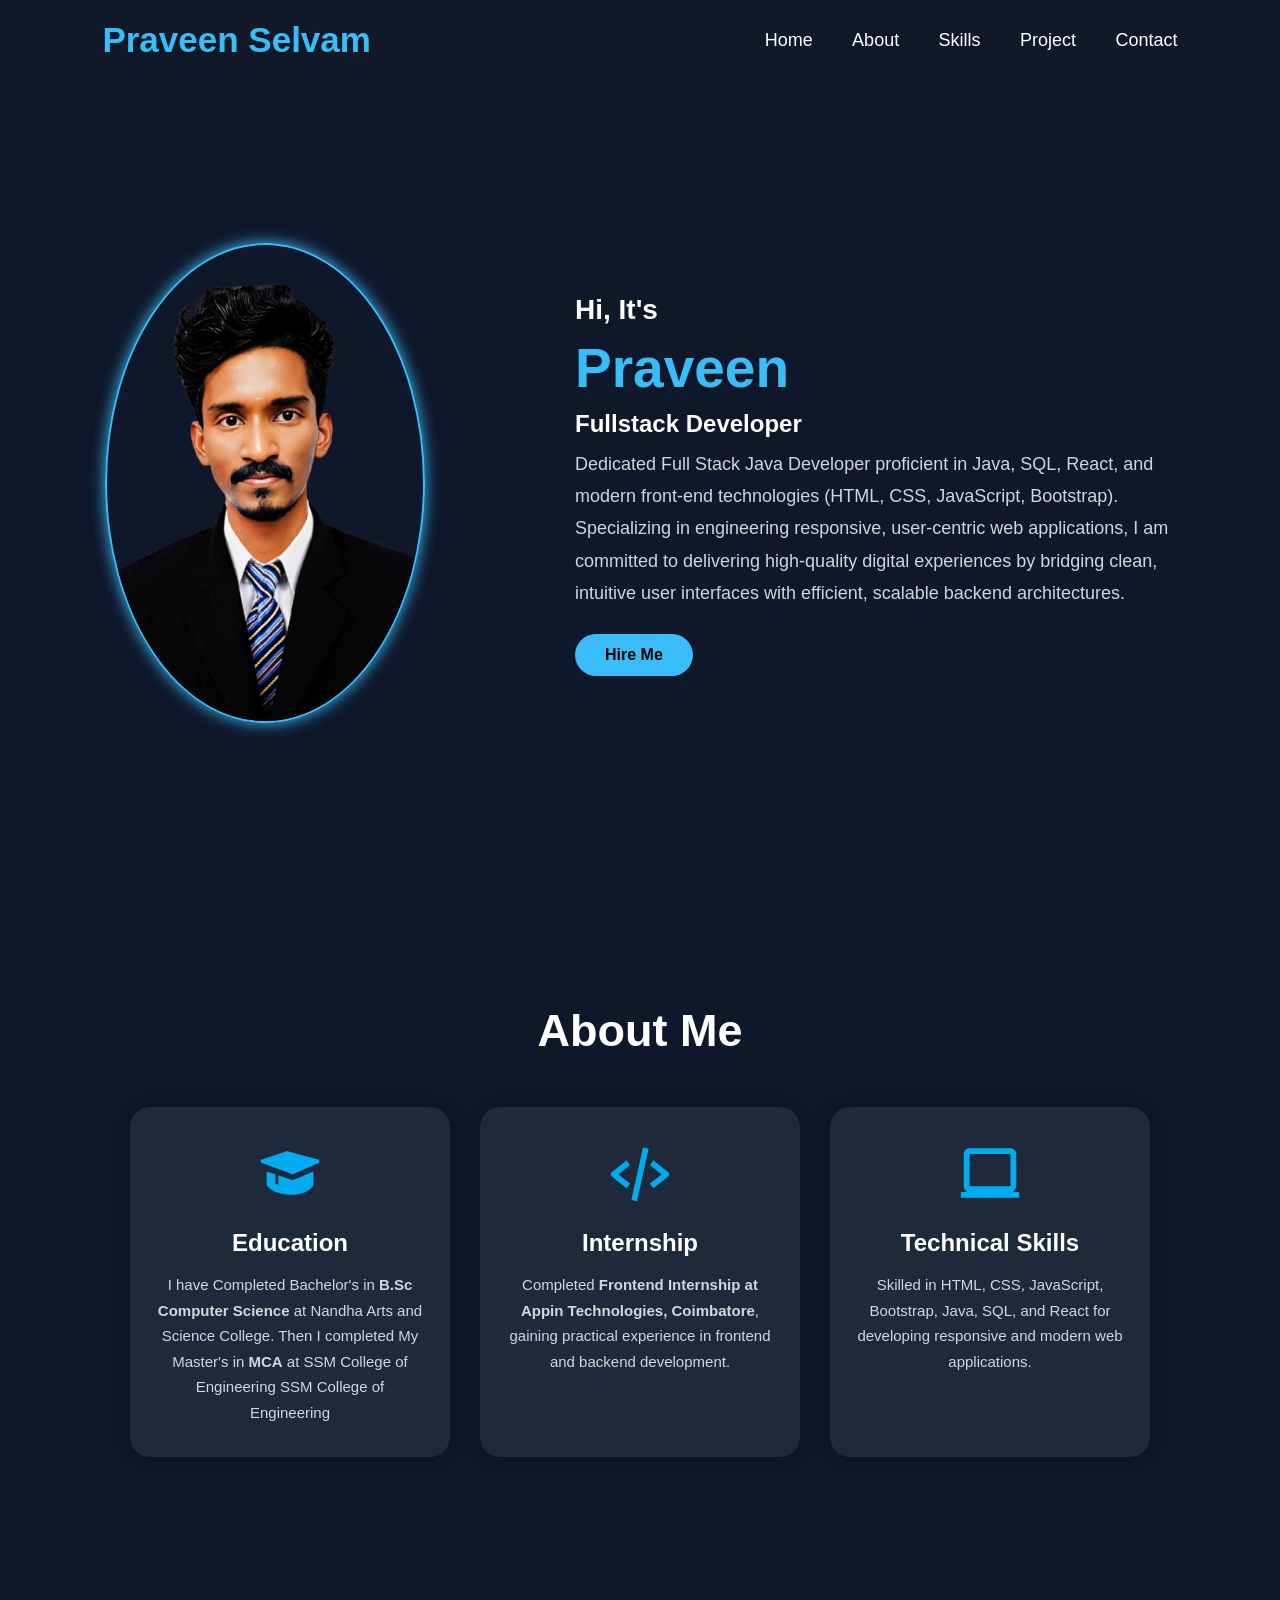
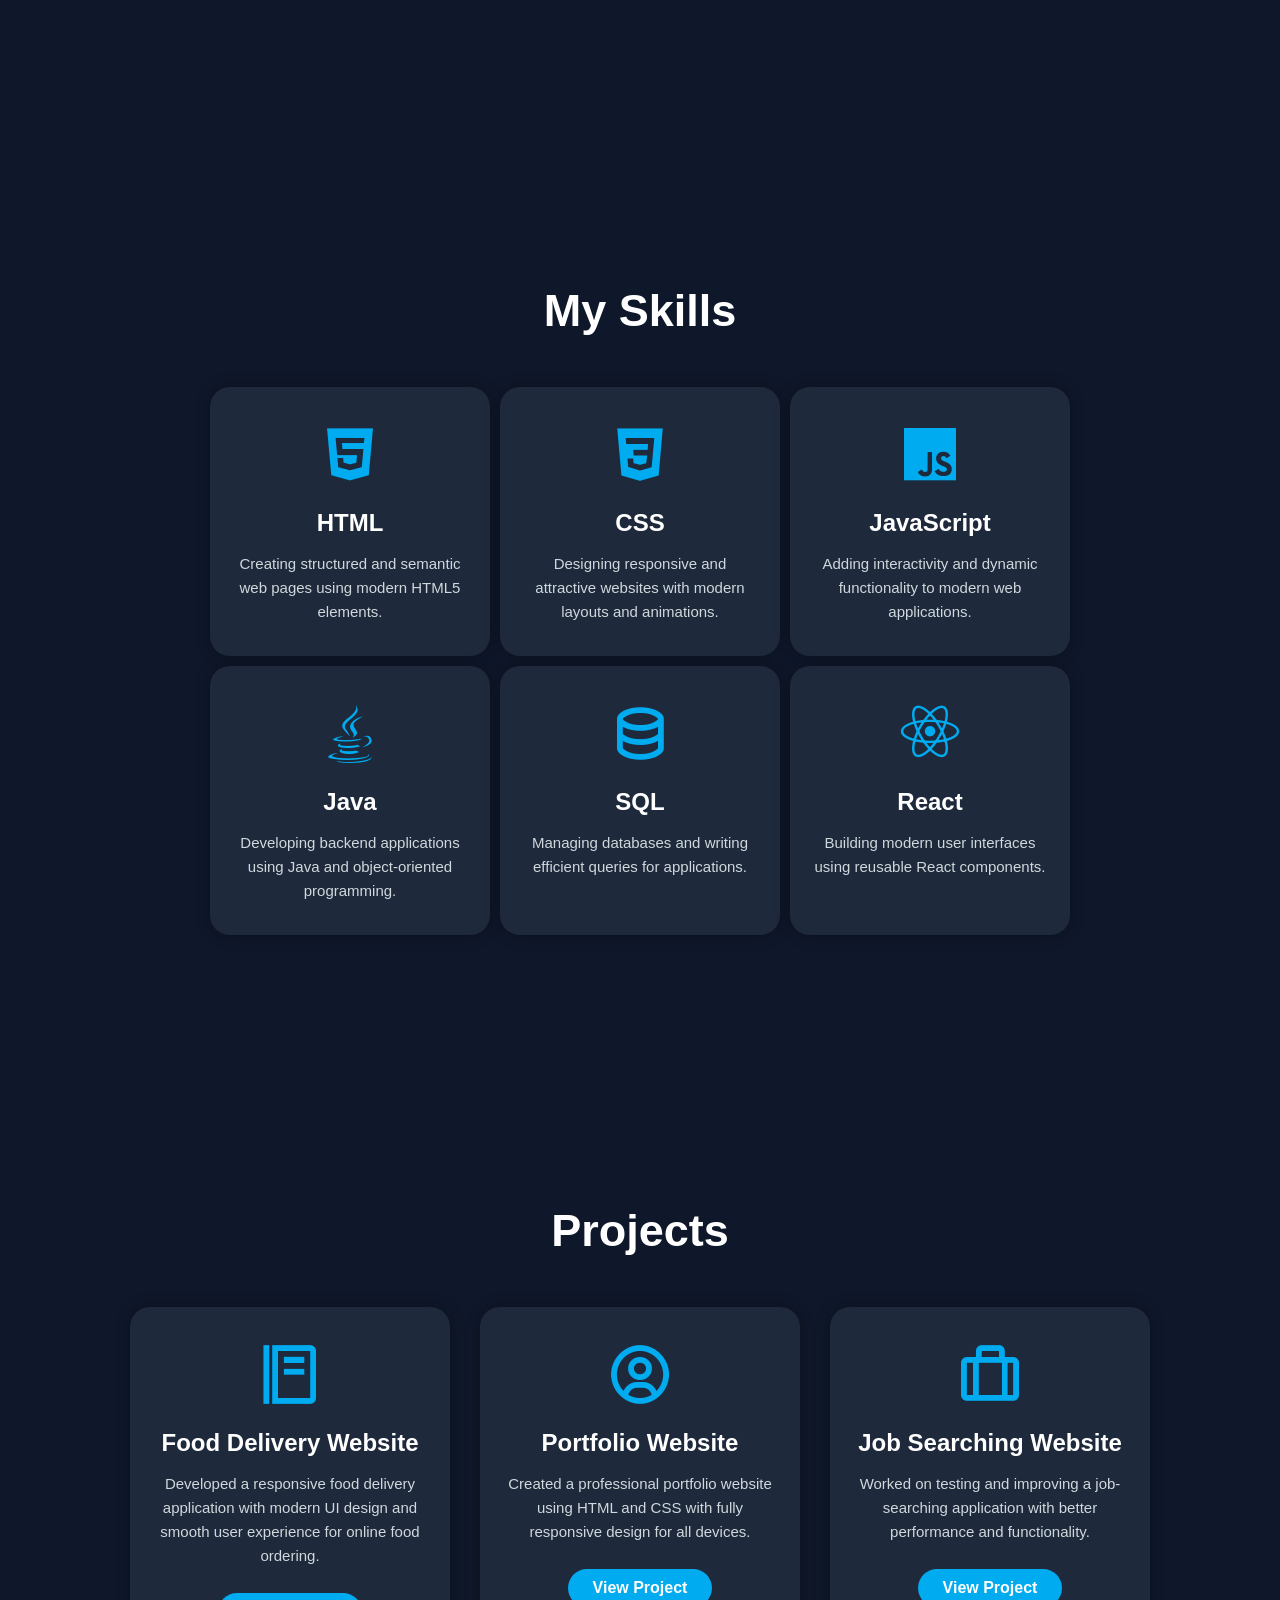
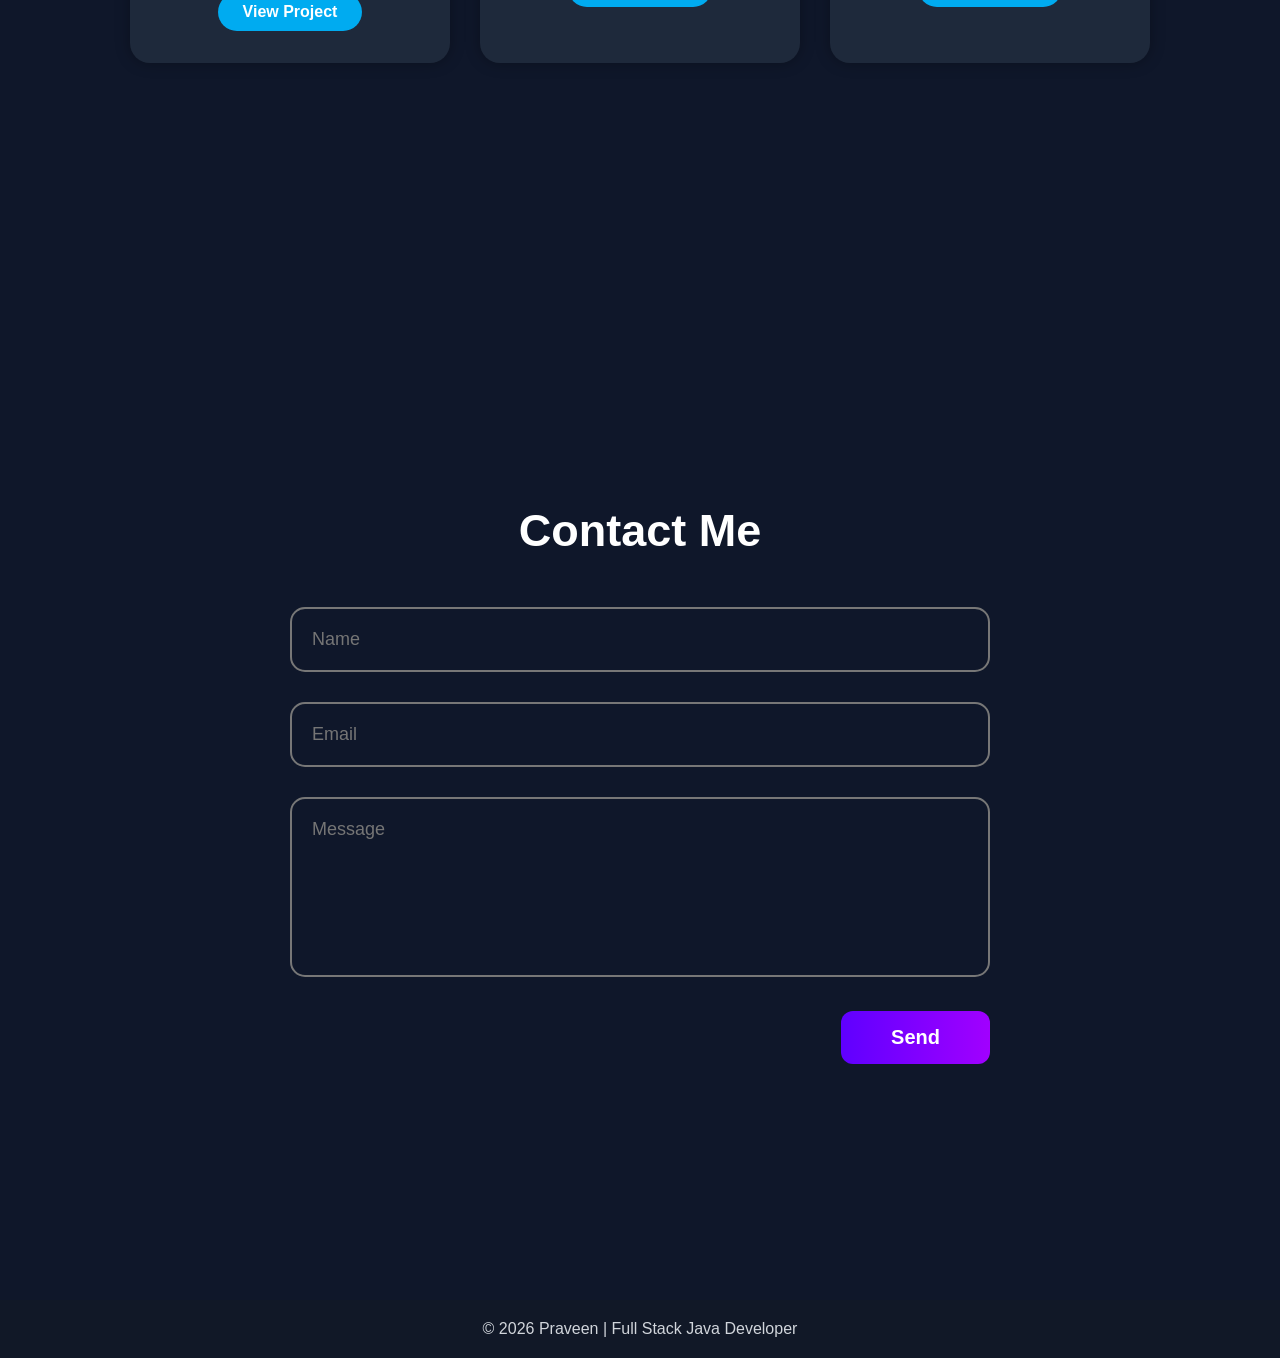
<file: index.html>
<!DOCTYPE html>
<html lang="en">

<head>
    <meta charset="UTF-8">
    <meta name="viewport" content="width=device-width, initial-scale=1.0">
    <title>Praveen Portfolio</title>
    <link rel="stylesheet" href="index.css">
    <link href='https://unpkg.com/boxicons@2.1.4/css/boxicons.min.css' rel='stylesheet'>

<body>

</body>
<!-- HEADER -->

<header>

    <div class="logo">Praveen Selvam</div>

    <nav class="navbar">
        <a href="#home">Home</a>
        <a href="#about">About</a>
        <a href="#skills">Skills</a>
        <a href="#projects">Project</a>
        <a href="#contact">Contact</a>
    </nav>

</header>



<!-- HOME -->

<section class="home" id="home">

    <div class="home-img">
        <img src="praveen_img1.png" alt="Praveen">
    </div>

    <div class="home-content">

        <h3>Hi, It's</h3>

        <h1>Praveen</h1>
        <h2>Fullstack Developer</h2>
        <p>
            <!-- I am a passionate Full Stack Java Developer with strong knowledge in
            Java, HTML, CSS, JavaScript, Bootstrap, SQL, and React. I enjoy building
            responsive and user-friendly web applications with modern designs.
            I focus on creating clean UI, efficient backend logic, and delivering
            high-quality web experiences. -->

            Dedicated Full Stack Java Developer proficient in Java, SQL, React, and modern front-end technologies (HTML,
            CSS, JavaScript, Bootstrap).
            Specializing in engineering responsive, user-centric web applications,
            I am committed to delivering high-quality digital experiences by bridging clean,
            intuitive user interfaces with efficient, scalable backend architectures.
        </p>

        <a href="#contact" class="btn">Hire Me</a>

    </div>

</section>



<!-- ABOUT -->

<section id="about">

    <h1 class="title">About Me</h1>

    <div class="about-container">

        <!-- Education Card -->
        <div class="about-card">
            <i class='bx bxs-graduation about-icon'></i>

            <h2>Education</h2>

            <p>
              I have Completed Bachelor's in <b> B.Sc Computer Science </b>at 
                Nandha Arts and Science College. Then I completed My Master's in <b>MCA</b>
      at SSM College of Engineering
                SSM College of Engineering
            </p>
        </div>

        <!-- Internship Card -->
        <div class="about-card">
            <i class='bx bx-code-alt about-icon'></i>

            <h2>Internship</h2>

            <p>
                Completed <b>Frontend Internship at 
                Appin Technologies, Coimbatore</b>, 
                gaining practical experience in frontend and backend development.
            </p>
        </div>

        <!-- Skills Card -->
        <div class="about-card">
            <i class='bx bx-laptop about-icon'></i>

            <h2>Technical Skills</h2>

            <p>
                Skilled in HTML, CSS, JavaScript, Bootstrap, Java, SQL, and React 
                for developing responsive and modern web applications.
            </p>
        </div>

        <!-- Career Goal Card -->
        <!-- <div class="about-card"> -->
            <!-- <i class='bx bx-target-lock about-icon'></i> -->

            <!-- <h2>Career Goal</h2> -->

            <!-- <p> -->
                <!-- Passionate about building professional applications and continuously  -->
                <!-- improving technical skills to contribute to innovative IT projects. -->
            <!-- </p> -->
        <!-- </div> -->

    <!-- </div>  -->


</section>


<!-- SKILLS -->

<section id="skills">

    <h1 class="title">My Skills</h1>

    <div class="skills-container">

        <!-- Skill Card 1 -->
        <div class="skill-card">
            <i class='bx bxl-html5 skill-icon'></i>

            <h2>HTML</h2>

            <p>
                Creating structured and semantic web pages using modern HTML5 elements.
            </p>
        </div>

        <!-- Skill Card 2 -->
        <div class="skill-card">
            <i class='bx bxl-css3 skill-icon'></i>

            <h2>CSS</h2>

            <p>
                Designing responsive and attractive websites with modern layouts and animations.
            </p>
        </div>

        <!-- Skill Card 3 -->
        <div class="skill-card">
            <i class='bx bxl-javascript skill-icon'></i>

            <h2>JavaScript</h2>

            <p>
                Adding interactivity and dynamic functionality to modern web applications.
            </p>
        </div>

        <!-- Skill Card 4 -->
        <div class="skill-card">
            <i class='bx bxl-java skill-icon'></i>

            <h2>Java</h2>

            <p>
                Developing backend applications using Java and object-oriented programming.
            </p>
        </div>

        <!-- Skill Card 5 -->
        <div class="skill-card">
            <i class='bx bx-data skill-icon'></i>

            <h2>SQL</h2>

            <p>
                Managing databases and writing efficient queries for applications.
            </p>
        </div>

        <!-- Skill Card 6 -->
        <div class="skill-card">
            <i class='bx bxl-react skill-icon'></i>

            <h2>React</h2>

            <p>
                Building modern user interfaces using reusable React components.
            </p>
        </div>

    </div>

</section>



<!-- PROJECTS -->

<section id="projects">

    <h1 class="title">Projects</h1>

    <div class="project-container">

        <!-- Project Card 1 -->
        <div class="project-card">
            <i class='bx bx-food-menu project-icon'></i>

            <h2>Food Delivery Website</h2>

            <p>
                Developed a responsive food delivery application with modern UI design
                and smooth user experience for online food ordering.
            </p>

            <a href="#" class="project-btn">View Project</a>
        </div>

        <!-- Project Card 2 -->
        <div class="project-card">
            <i class='bx bx-user-circle project-icon'></i>

            <h2>Portfolio Website</h2>

            <p>
                Created a professional portfolio website using HTML and CSS
                with fully responsive design for all devices.
            </p>

            <a href="#" class="project-btn">View Project</a>
        </div>

        <!-- Project Card 3 -->
        <div class="project-card">
            <i class='bx bx-briefcase-alt project-icon'></i>

            <h2>Job Searching Website</h2>

            <p>
                Worked on testing and improving a job-searching application
                with better performance and functionality.
            </p>

            <a href="#" class="project-btn">View Project</a>
        </div>

    </div>

</section>



<!-- CONTACT -->

<section id="contact">

    <h1 class="title">Contact Me</h1>

    <div class="contact-container">

        <form class="contact-form">

            <input type="text" placeholder="Name" required>

            <input type="email" placeholder="Email" required>

            <textarea placeholder="Message" required></textarea>

            <button type="submit">Send</button>

        </form>

    </div>

</section>

<!-- FOOTER -->

<footer>
    <p>© 2026 Praveen | Full Stack Java Developer</p>
</footer>

</head>

</html>
</file>
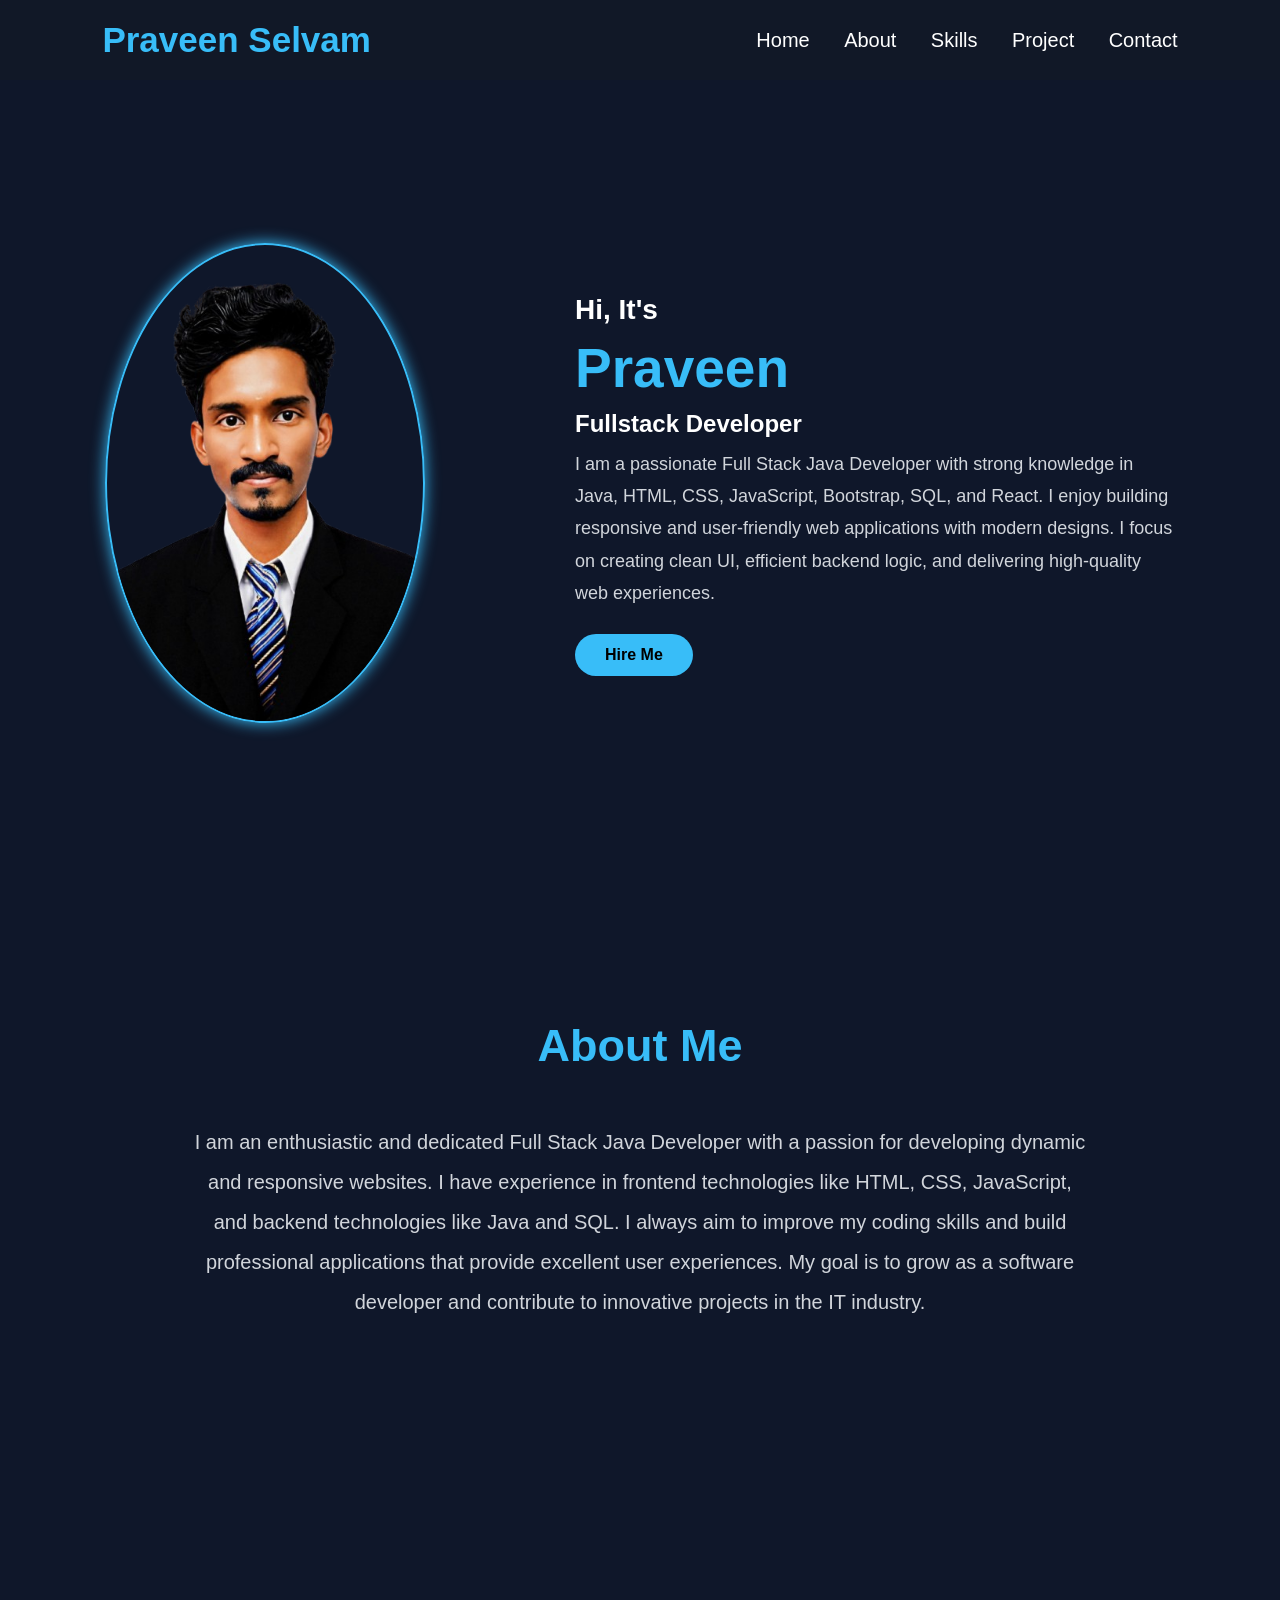
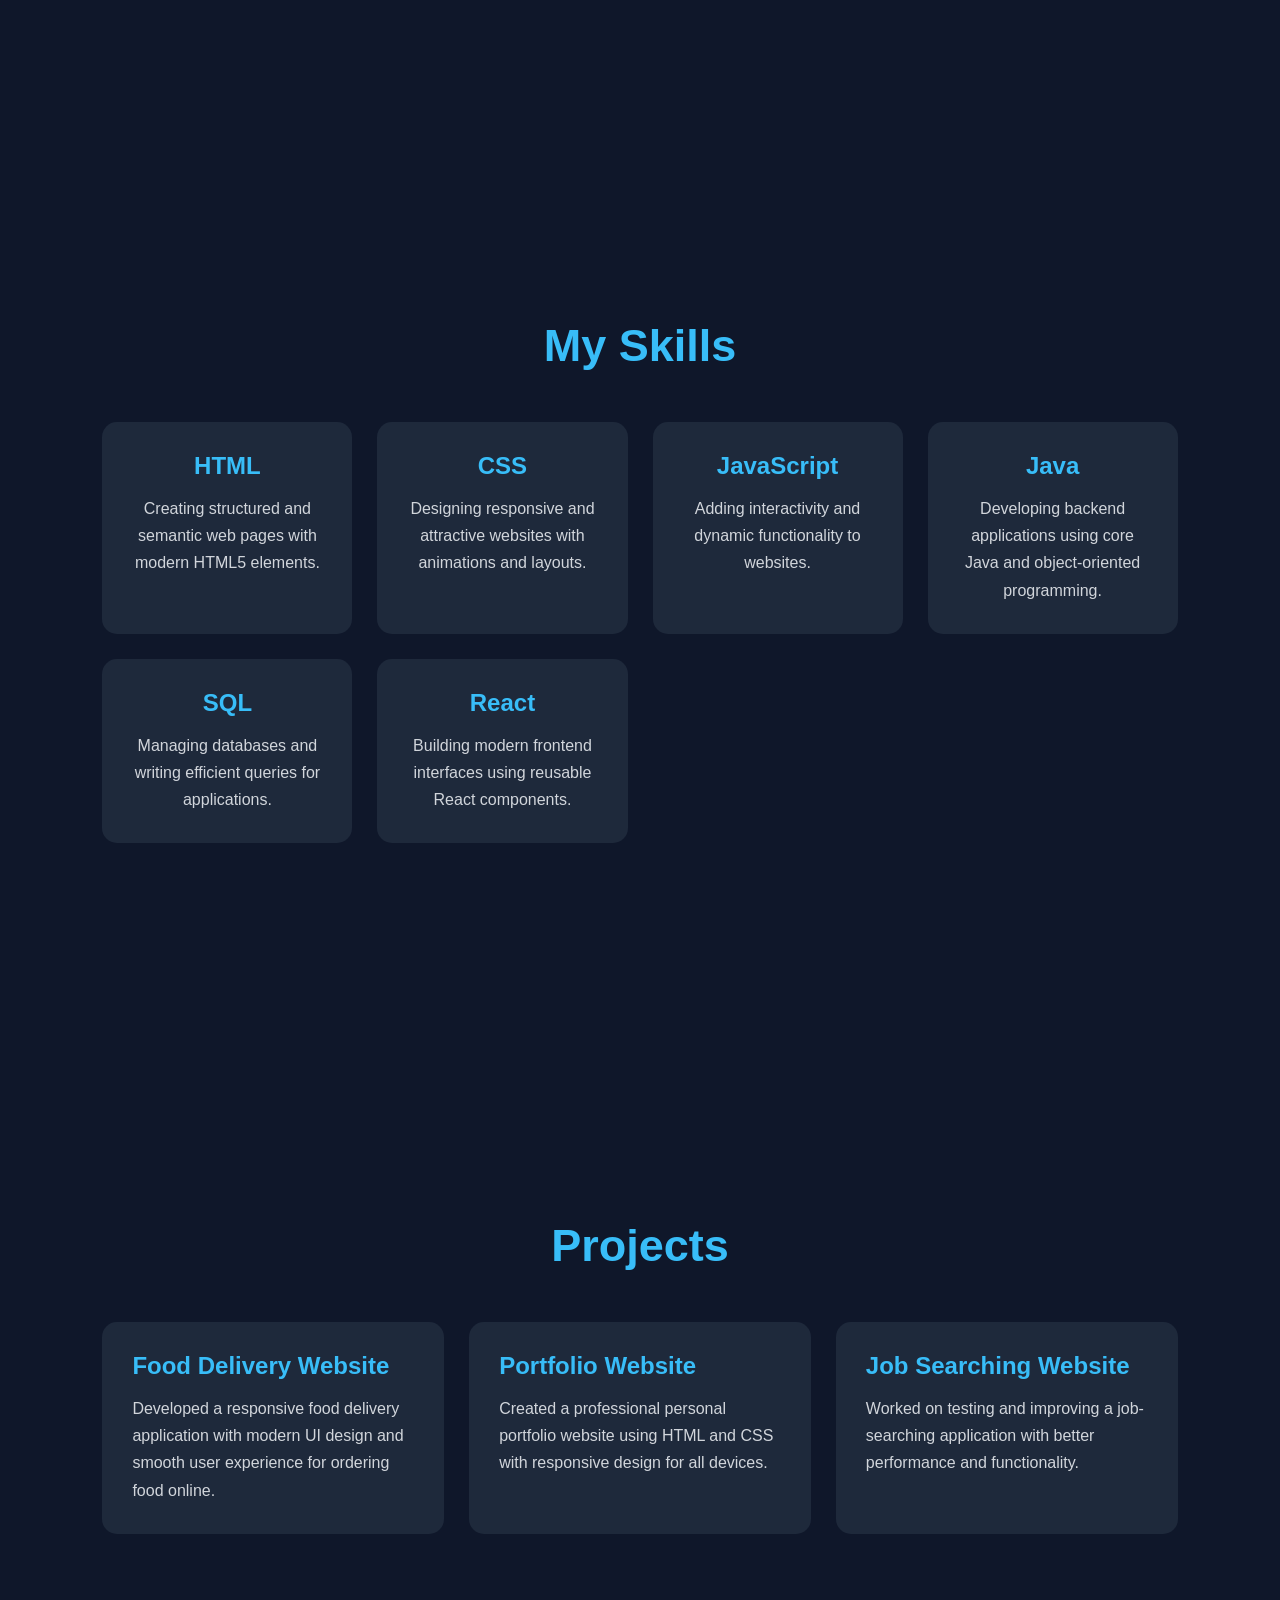
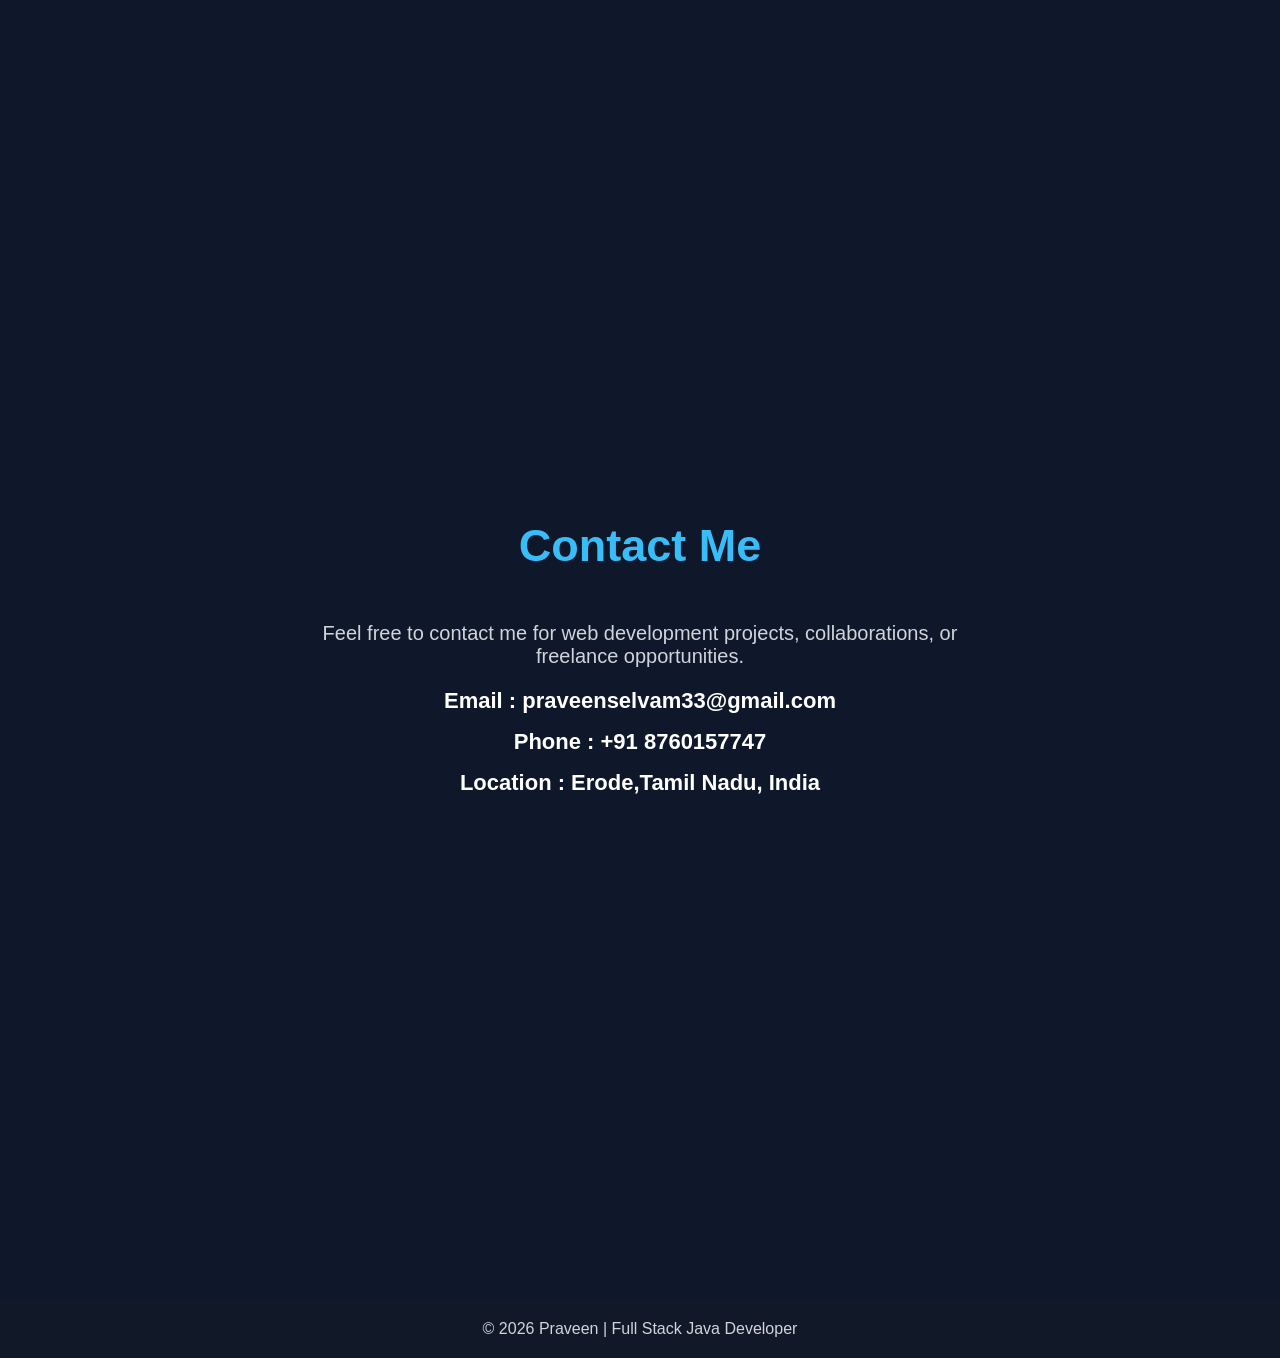
<file: portfolio1.html>
<!DOCTYPE html>
<html lang="en">

<head>
    <meta charset="UTF-8">
    <meta name="viewport" content="width=device-width, initial-scale=1.0">
    <title>Praveen Portfolio</title>
    <link rel="stylesheet" href="portfolio1.css">
<body>

</body>
<!-- HEADER -->

<header>

    <div class="logo">Praveen Selvam</div>

    <nav class="navbar">
        <a href="#home">Home</a>
        <a href="#about">About</a>
        <a href="#skills">Skills</a>
        <a href="#projects">Project</a>
        <a href="#contact">Contact</a>
    </nav>

</header>



<!-- HOME -->

<section class="home" id="home">

    <div class="home-img">
        <img src="praveen_img1.png" alt="Praveen">
    </div>

    <div class="home-content">

        <h3>Hi, It's</h3>

        <h1>Praveen</h1>
        <h2>Fullstack Developer</h2>
        <p>
            I am a passionate Full Stack Java Developer with strong knowledge in
            Java, HTML, CSS, JavaScript, Bootstrap, SQL, and React. I enjoy building
            responsive and user-friendly web applications with modern designs.
            I focus on creating clean UI, efficient backend logic, and delivering
            high-quality web experiences.
        </p>

        <a href="#contact" class="btn">Hire Me</a>

    </div>

</section>



<!-- ABOUT -->

<section id="about">

    <h1 class="title">About Me</h1>

    <div class="about-content">

        <p>
            I am an enthusiastic and dedicated Full Stack Java Developer with a passion
            for developing dynamic and responsive websites. I have experience in frontend
            technologies like HTML, CSS, JavaScript, and backend technologies like Java
            and SQL. I always aim to improve my coding skills and build professional
            applications that provide excellent user experiences. My goal is to grow as
            a software developer and contribute to innovative projects in the IT industry.
        </p>

    </div>

</section>



<!-- SKILLS -->

<section id="skills">

    <h1 class="title">My Skills</h1>

    <div class="skills-container">

        <div class="skill-box">
            <h2>HTML</h2>
            <p>
                Creating structured and semantic web pages with modern HTML5 elements.
            </p>
        </div>

        <div class="skill-box">
            <h2>CSS</h2>
            <p>
                Designing responsive and attractive websites with animations and layouts.
            </p>
        </div>

        <div class="skill-box">
            <h2>JavaScript</h2>
            <p>
                Adding interactivity and dynamic functionality to websites.
            </p>
        </div>

        <div class="skill-box">
            <h2>Java</h2>
            <p>
                Developing backend applications using core Java and object-oriented programming.
            </p>
        </div>

        <div class="skill-box">
            <h2>SQL</h2>
            <p>
                Managing databases and writing efficient queries for applications.
            </p>
        </div>

        <div class="skill-box">
            <h2>React</h2>
            <p>
                Building modern frontend interfaces using reusable React components.
            </p>
        </div>

    </div>

</section>



<!-- PROJECTS -->

<section id="projects">

    <h1 class="title">Projects</h1>

    <div class="project-container">

        <div class="project-box">
            <h2>Food Delivery Website</h2>
            <p>
                Developed a responsive food delivery application with modern UI design
                and smooth user experience for ordering food online.
            </p>
        </div>

        <div class="project-box">
            <h2>Portfolio Website</h2>
            <p>
                Created a professional personal portfolio website using HTML and CSS
                with responsive design for all devices.
            </p>
        </div>

        <div class="project-box">
            <h2>Job Searching Website</h2>
            <p>
                Worked on testing and improving a job-searching application with better
                performance and functionality.
            </p>
        </div>

    </div>

</section>



<!-- CONTACT -->

<section id="contact">

    <h1 class="title">Contact Me</h1>

    <div class="contact-container">

        <p>
            Feel free to contact me for web development projects, collaborations,
            or freelance opportunities.
        </p>

        <h3>Email : praveenselvam33@gmail.com</h3>
        <h3>Phone : +91 8760157747</h3>
        <h3>Location : Erode,Tamil Nadu, India</h3>

    </div>

</section>

<!-- FOOTER -->

<footer>
    <p>© 2026 Praveen | Full Stack Java Developer</p>
</footer>

</head>

</html>
</file>
<file: index.css>
* {
     margin: 0;
     padding: 0;
     box-sizing: border-box;
     font-family: Arial, Helvetica, sans-serif;
     scroll-behavior: smooth;
 }

 body {
     background: #0f172a;
     color: white;
 }


 /* NAVBAR */

 header {
     width: 100%;
     top: 0;
     left: 0;
     background: #111827;
     padding: 20px 8%;
     display: flex;
     justify-content: space-between;
     align-items: center;
     position: fixed;
     z-index: 1000;
 }

 .logo {
     font-size: 35px;
     font-weight: bold;
     color: #38bdf8;
 }
.navbar a{
    position: relative;
    text-decoration: none;
    color: white;
    font-size: 18px;
    margin-left: 35px;
    font-weight: 500;
    transition: 0.3s;
}

.navbar a::after{
    content: "";
    position: absolute;
    left: 0;
    bottom: -5px;
    width: 0%;
    height: 3px;
    background: #00abf0;
    transition: 0.4s ease;
}

.navbar a:hover::after{
    width: 100%;
}

.navbar a:hover{
    color: #00abf0;
}


 /* SECTION */

 section {
     min-height: 100vh;
     padding: 120px 8% 50px;
 }


 /* HOME */

 .home {
     display: flex;
     justify-content: center;
     align-items: center;
     gap: 150px;
     flex-wrap: wrap;
 }

 .home-img img {
     width: 320px;
     height: 480px;
     border-radius: 50%;
     object-fit: cover;
     border: 2px solid #38bdf8;
     box-shadow: 0 0 15px #38bdf8;
 }

 .home-content {
     max-width: 600px;
 }

 .home-content h3 {
     font-size: 28px;
     margin-bottom: 10px;
 }

 .home-content h1 {
     font-size: 55px;
     color: #38bdf8;
     margin-bottom: 10px;
 }

 .home-content h2 {
     margin-bottom: 10px;
 }

 .home-content p {
     font-size: 18px;
     line-height: 1.8;
     color: #d1d5db;
 }

 .btn {
     display: inline-block;
     margin-top: 25px;
     padding: 12px 30px;
     background: #38bdf8;
     color: black;
     text-decoration: none;
     font-weight: bold;
     border-radius: 30px;
     transition: 0.3s;
 }

 .btn:hover {
     background: white;
     transform: scale(1.05);
 }

 /* COMMON */

 .title {
     text-align: center;
     font-size: 45px;
     margin-bottom: 50px;
     color: #38bdf8;
 }

 /* ABOUT */

#about{
    padding: 80px 10%;
    /* background: #081b29; */
}

.title{
    text-align: center;
    font-size: 45px;
    color: white;
    margin-bottom: 50px;
}

.about-container{
    display: flex;
    justify-content: center;
    flex-wrap: wrap;
    gap: 30px;
}

.about-card{
    width: 320px;
    background: #1e293b;
    padding: 30px 25px;
    border-radius: 20px;
    text-align: center;
    transition: 0.3s ease;
    border: 2px solid transparent;
    box-shadow: 0 0 15px rgba(0,0,0,0.3);
}

.about-card:hover{
    transform: translateY(-10px);
    border-color: #00abf0;
}

.about-icon{
    font-size: 70px;
    color: #00abf0;
    margin-bottom: 20px;
}

.about-card h2{
    color: white;
    margin-bottom: 15px;
}

.about-card p{
    color: #cfd8dc;
    font-size: 15px;
    line-height: 1.7;
}

 /* SKILLS */

 #skills{
    padding: 60px 10%;
}

.title{
    text-align: center;
    font-size: 45px;
    color: white;
    margin-top: 25px;
}

.skills-container{
    display: flex;
    justify-content: center;
    flex-wrap: wrap;
    gap: 10px;
}

.skill-card{
    width: 280px;
    background: #1e293b;
    padding: 30px 20px;
    border-radius: 20px;
    text-align: center;
    transition: 0.3s ease;
    border: 2px solid transparent;
    box-shadow: 0 0 15px rgba(0,0,0,0.3);
}

.skill-card:hover{
    transform: translateY(-10px);
    border-color: #00abf0;
}

.skill-icon{
    font-size: 70px;
    color: #00abf0;
    margin-bottom: 20px;
}

.skill-card h2{
    color: white;
    margin-bottom: 15px;
}

.skill-card p{
    color: #cfd8dc;
    font-size: 15px;
    line-height: 1.6;
}

 /* PROJECT */

 #projects {
     padding: 80px 10%;
 }

 .title {
     text-align: center;
     font-size: 45px;
     color: white;
     margin-bottom: 50px;
 }

 .project-container {
     display: flex;
     justify-content: center;
     gap: 30px;
     flex-wrap: wrap;
 }

 .project-card {
     background: #1e293b;
     width: 320px;
     padding: 30px 25px;
     border-radius: 20px;
     text-align: center;
     transition: 0.3s ease;
     border: 2px solid transparent;
     box-shadow: 0 0 15px rgba(0, 0, 0, 0.3);
 }

 .project-card:hover {
     transform: translateY(-10px);
     border-color: #00abf0;
 }

 .project-icon {
     font-size: 70px;
     color: #00abf0;
     margin-bottom: 20px;
 }

 .project-card h2 {
     color: white;
     margin-bottom: 15px;
 }

 .project-card p {
     color: #cfd8dc;
     font-size: 15px;
     line-height: 1.6;
     margin-bottom: 25px;
 }

 .project-btn {
     display: inline-block;
     padding: 10px 25px;
     background: #00abf0;
     color: white;
     text-decoration: none;
     border-radius: 30px;
     font-weight: bold;
     transition: 0.3s;
 }

 .project-btn:hover {
     background: white;
     color: #00abf0;
 }

 /* CONTACT */

 #contact{
    padding: 80px 20%;
}

.title{
    text-align: center;
    font-size: 45px;
    margin-bottom: 50px;
}

.contact-container{
    display: flex;
    justify-content: center;
    align-items: center;
}

.contact-form{
    width: 100%;
    max-width: 700px;
}

.contact-form input,
.contact-form textarea{
    width: 100%;
    padding: 20px;
    color: white;
    margin-bottom: 30px;
    border: 2px solid #777;
    border-radius: 15px;
    font-size: 18px;
    outline: none;
    background: transparent;
}

.contact-form textarea{
    height: 180px;
    resize: none;
}

.contact-form button{
    padding: 15px 50px;
    border: none;
    border-radius: 12px;
    background: linear-gradient(to right, #5f00ff, #a100ff);
    color: white;
    font-size: 20px;
    font-weight: bold;
    cursor: pointer;
    float: right;
    transition: 0.3s;
}

.contact-form button:hover{
    transform: scale(1.05);
}

 /* FOOTER */

 footer {
     background: #111827;
     text-align: center;
     padding: 20px;
     color: #d1d5db;
 }

 /* RESPONSIVE */

 @media(max-width:900px) {

     header {
         flex-direction: column;
         gap: 15px;
     }

     .navbar a {
         margin: 0 10px;
     }

     .home-content h1 {
         font-size: 40px;
     }

     .home-content h3 {
         font-size: 24px;
     }

     .home-content p {
         font-size: 16px;
     }

     .home-img img {
         width: 260px;
         height: 260px;
     }
 }

 @media(max-width:600px) {

     .navbar {
         display: flex;
         flex-wrap: wrap;
         justify-content: center;
         gap: 15px;
     }

     .navbar a {
         margin-left: 0;
         font-size: 16px;
     }

     .title {
         font-size: 35px;
     }

     .home-content h1 {
         font-size: 32px;
     }
 }
</file>
<file: portfolio1.css>
*{
            margin: 0;
            padding: 0;
            box-sizing: border-box; 
            font-family: Arial, Helvetica, sans-serif;
            scroll-behavior: smooth;
        }
         body{
            background: #0f172a;
            color: white;
        }

        
         /* NAVBAR */

        header{
            width: 100%;
            top: 0;
            left: 0;
            background: #111827;
            padding: 20px 8%;
            display: flex;
            justify-content: space-between;
            align-items: center;
            position: fixed;
            z-index: 1000;
        }
        .logo{
            font-size: 35px;
            font-weight: bold;
            color: #38bdf8;
        }
        .navbar a{
            color: white;
            text-decoration: none;
            margin-left: 30px;
            font-size: 20px;
            transition: 0.3s;
        }
        .navbar a:hover{
            color: #38bdf8;
        }
        
        
        
        /* SECTION */
        
        section{
            min-height:100vh;
            padding: 120px 8% 50px; 
        }
        
        
        /* HOME */
        
        .home{
            display: flex;
            justify-content: center;
            align-items: center;
            gap: 150px;
            flex-wrap: wrap;
        }
        .home-img img{
            width: 320px;
            height: 480px;
            border-radius: 50%;
            object-fit: cover;
            border:2px solid #38bdf8;
            box-shadow:0 0 15px #38bdf8;
        }
        .home-content{
            max-width: 600px;
        }
        .home-content h3{
            font-size: 28px;
            margin-bottom: 10px;
        }
        .home-content h1{
            font-size: 55px;
            color: #38bdf8;
            margin-bottom: 10px;
        }
        .home-content h2{
            margin-bottom: 10px ;
        }
        .home-content p{
            font-size: 18px;
            line-height: 1.8;
            color: #d1d5db;
        }

        .btn{
            display: inline-block;
            margin-top: 25px;
            padding: 12px 30px;
            background: #38bdf8;
            color: black;
            text-decoration: none;
            font-weight: bold;
            border-radius: 30px;
            transition: 0.3s;
        }

        .btn:hover{
            background: white;
            transform: scale(1.05);
        }

        /* COMMON */

        .title{
            text-align: center;
            font-size: 45px;
            margin-bottom: 50px;
            color: #38bdf8;
        }

        /* ABOUT */

        .about-content{
            max-width: 900px;
            margin: auto;
            text-align: center;
        }

        .about-content p{
            font-size: 20px;
            line-height: 2;
            color: #d1d5db;
        }

        /* SKILLS */

        .skills-container{
            display: grid;
            grid-template-columns: repeat(auto-fit,minmax(220px,1fr));
            gap: 25px;
        }

        .skill-box{
            background: #1e293b;
            padding: 30px;
            border-radius: 15px;
            text-align: center;
            transition: 0.3s;
        }

        .skill-box:hover{
            transform: translateY(-10px);
            background: #334155;
        }

        .skill-box h2{
            color: #38bdf8;
            margin-bottom: 15px;
        }

        .skill-box p{
            color: #d1d5db;
            line-height: 1.7;
        }

        /* PROJECT */

        .project-container{
            display: grid;
            grid-template-columns: repeat(auto-fit,minmax(250px,1fr));
            gap: 25px;
        }

        .project-box{
            background: #1e293b;
            padding: 30px;
            border-radius: 15px;
            transition: 0.3s;
        }

        .project-box:hover{
            transform: scale(1.03);
        }

        .project-box h2{
            color: #38bdf8;
            margin-bottom: 15px;
        }

        .project-box p{
            line-height: 1.7;
            color: #d1d5db;
        }

        /* CONTACT */

        .contact-container{
            max-width: 700px;
            margin: auto;
            text-align: center;
        }

        .contact-container p{
            font-size: 20px;
            margin-bottom: 20px;
            color: #d1d5db;
        }

        .contact-container h3{
            margin: 15px 0;
            font-size: 22px;
        }

        /* FOOTER */

        footer{
            background: #111827;
            text-align: center;
            padding: 20px;
            color: #d1d5db;
        }

        /* RESPONSIVE */

        @media(max-width:900px){

            header{
                flex-direction: column;
                gap: 15px;
            }

            .navbar a{
                margin: 0 10px;
            }

            .home-content h1{
                font-size: 40px;
            }

            .home-content h3{
                font-size: 24px;
            }

            .home-content p{
                font-size: 16px;
            }

            .home-img img{
                width: 260px;
                height: 260px;
            }
        }

        @media(max-width:600px){

            .navbar{
                display: flex;
                flex-wrap: wrap;
                justify-content: center;
                gap: 15px;
            }

            .navbar a{
                margin-left: 0;
                font-size: 16px;
            }

            .title{
                font-size: 35px;
            }

            .home-content h1{
                font-size: 32px;
            }
        }
</file>
